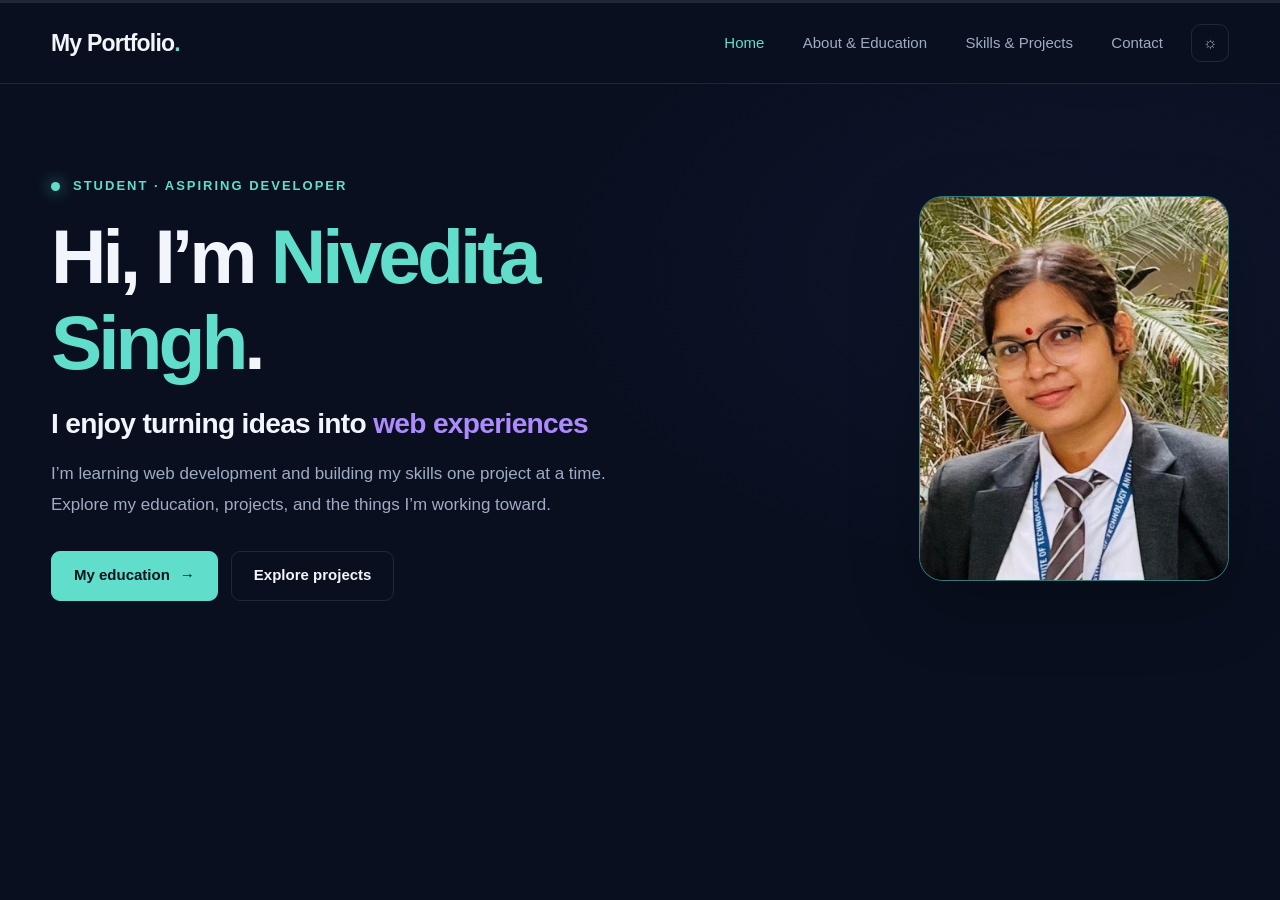
<file: index.html>
<!DOCTYPE html>
<html lang="en">
<head>
    <meta charset="UTF-8">
    <meta name="viewport" content="width=device-width, initial-scale=1.0">
    <meta name="description" content="Meet Nivedita Singh, a student and aspiring developer learning web development and building thoughtful digital experiences.">
    <meta name="theme-color" content="#090f1f">
    <title>Nivedita Singh | Aspiring Developer</title>
    <link rel="stylesheet" href="style.css">
    <script defer src="script.js"></script>
</head>
<body id="top">
<header class="site-header">
    <nav class="navbar" aria-label="Main navigation">
        <a class="logo" href="index.html" aria-label="Nivedita Singh home">My Portfolio<span>.</span></a>
        <button class="menu-toggle" type="button" onclick="toggleMenu()" aria-label="Toggle navigation" aria-expanded="false">☰</button>
        <div class="nav-links" id="navLinks">
            <a href="index.html" aria-current="page">Home</a>
            <a href="about.html">About &amp; Education</a>
            <a href="skill.html">Skills &amp; Projects</a>
            <a href="contact.html">Contact</a>
        </div>
        <button class="theme-toggle" type="button" onclick="toggleTheme()" aria-label="Switch to light theme" title="Toggle theme">☼</button>
    </nav>
</header>

<main>
    <section class="hero">
        <div class="hero-content">
            <p class="tagline"><span class="status-dot"></span> STUDENT · ASPIRING DEVELOPER</p>
            <h1>Hi, I’m <span class="name-highlight">Nivedita<br class="desktop-break"> Singh</span><span class="heading-period">.</span></h1>
            <h2 class="hero-statement">I enjoy turning ideas into <span>web experiences</span></h2>
            <p class="hero-description">I’m learning web development and building my skills one project at a time. Explore my education, projects, and the things I’m working toward.</p>
            <div class="buttons">
                <a href="education.html" class="btn">My education <span aria-hidden="true">→</span></a>
                <a href="projects.html" class="btn outline">Explore projects</a>
            </div>
        </div>
        <div class="hero-image">
            <div class="profile-frame">
                <img src="assets/profile.jpg" alt="Portrait of Nivedita Singh">
            </div>
        </div>
    </section>
</main>

</body>
</html>
</file>
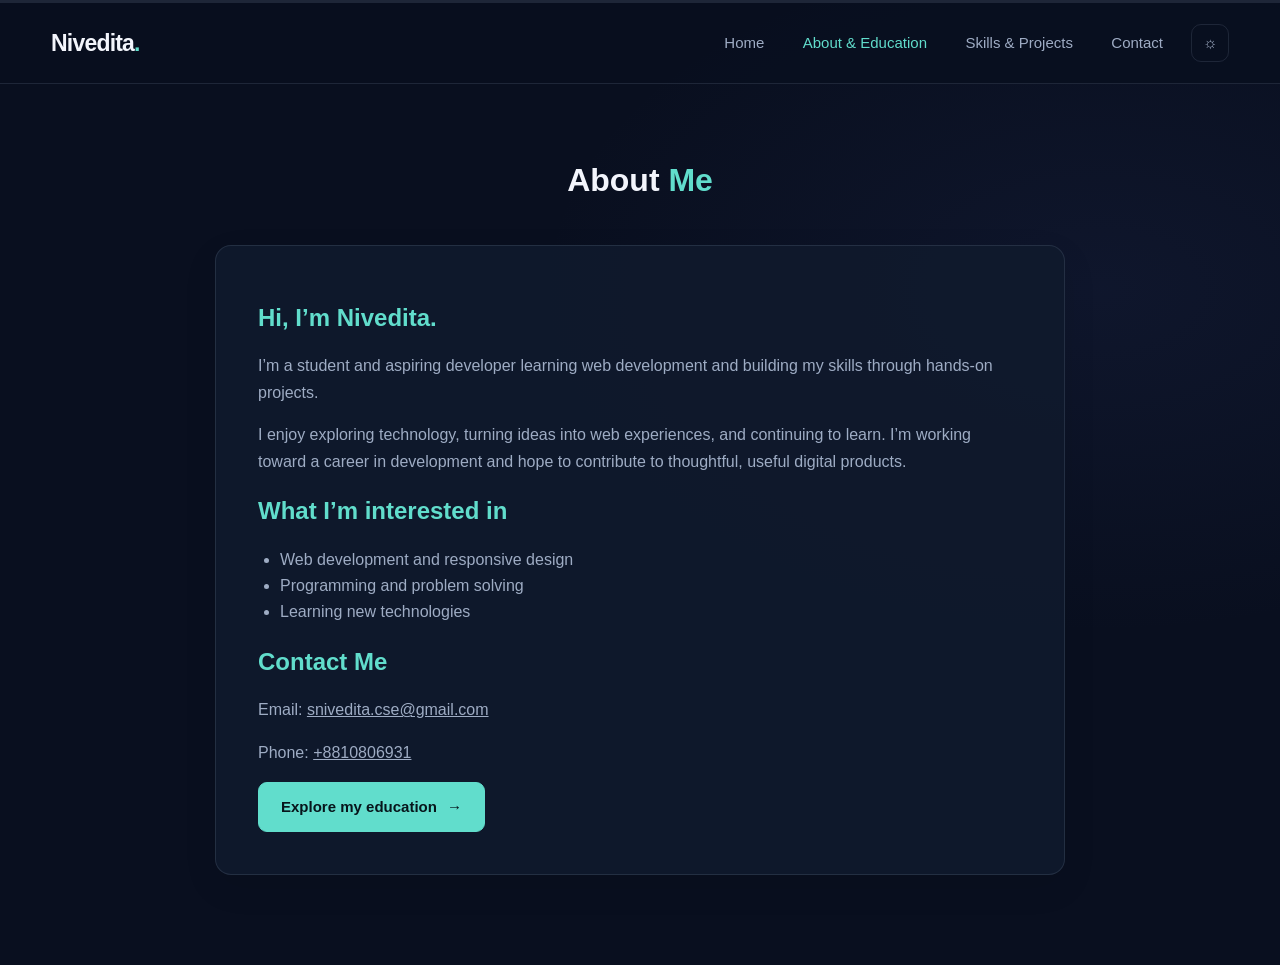
<file: about.html>
<!DOCTYPE html>
<html lang="en">
<head>
    <meta charset="UTF-8">
    <meta name="viewport" content="width=device-width, initial-scale=1.0">
    <meta name="description" content="Learn about Nivedita Singh, her interests, goals, and education.">
    <title>About &amp; Education | Nivedita Singh</title>
    <link rel="stylesheet" href="style.css">
    <script defer src="script.js"></script>
</head>
<body id="top">
<header class="site-header">
    <nav class="navbar" aria-label="Main navigation">
        <a class="logo" href="index.html">Nivedita<span>.</span></a>
        <button class="menu-toggle" type="button" onclick="toggleMenu()" aria-label="Toggle navigation" aria-expanded="false">☰</button>
        <div class="nav-links" id="navLinks">
            <a href="index.html">Home</a>
            <a href="about.html" aria-current="page">About &amp; Education</a>
            <a href="skill.html">Skills &amp; Projects</a>
            <a href="contact.html">Contact</a>
        </div>
        <button class="theme-toggle" type="button" onclick="toggleTheme()" aria-label="Switch to light theme" title="Toggle theme">☼</button>
    </nav>
</header>
<main class="page">
    <h1>About <span>Me</span></h1>
    <div class="content-box">
        <h2>Hi, I’m Nivedita.</h2>
        <p>I’m a student and aspiring developer learning web development and building my skills through hands-on projects.</p>
        <p>I enjoy exploring technology, turning ideas into web experiences, and continuing to learn. I’m working toward a career in development and hope to contribute to thoughtful, useful digital products.</p>
        <h2>What I’m interested in</h2>
        <ul>
            <li>Web development and responsive design</li>
            <li>Programming and problem solving</li>
            <li>Learning new technologies</li>
        </ul>
        <h2>Contact Me</h2>
        <p>Email: <a href="mailto:snivedita.cse@gmail.com">snivedita.cse@gmail.com</a></p>
        <p>Phone: <a href="tel:+8810806931">+8810806931</a></p>
        <a href="education.html" class="btn">Explore my education <span aria-hidden="true">→</span></a>
    </div>
</main>
</body>
</html>
</file>
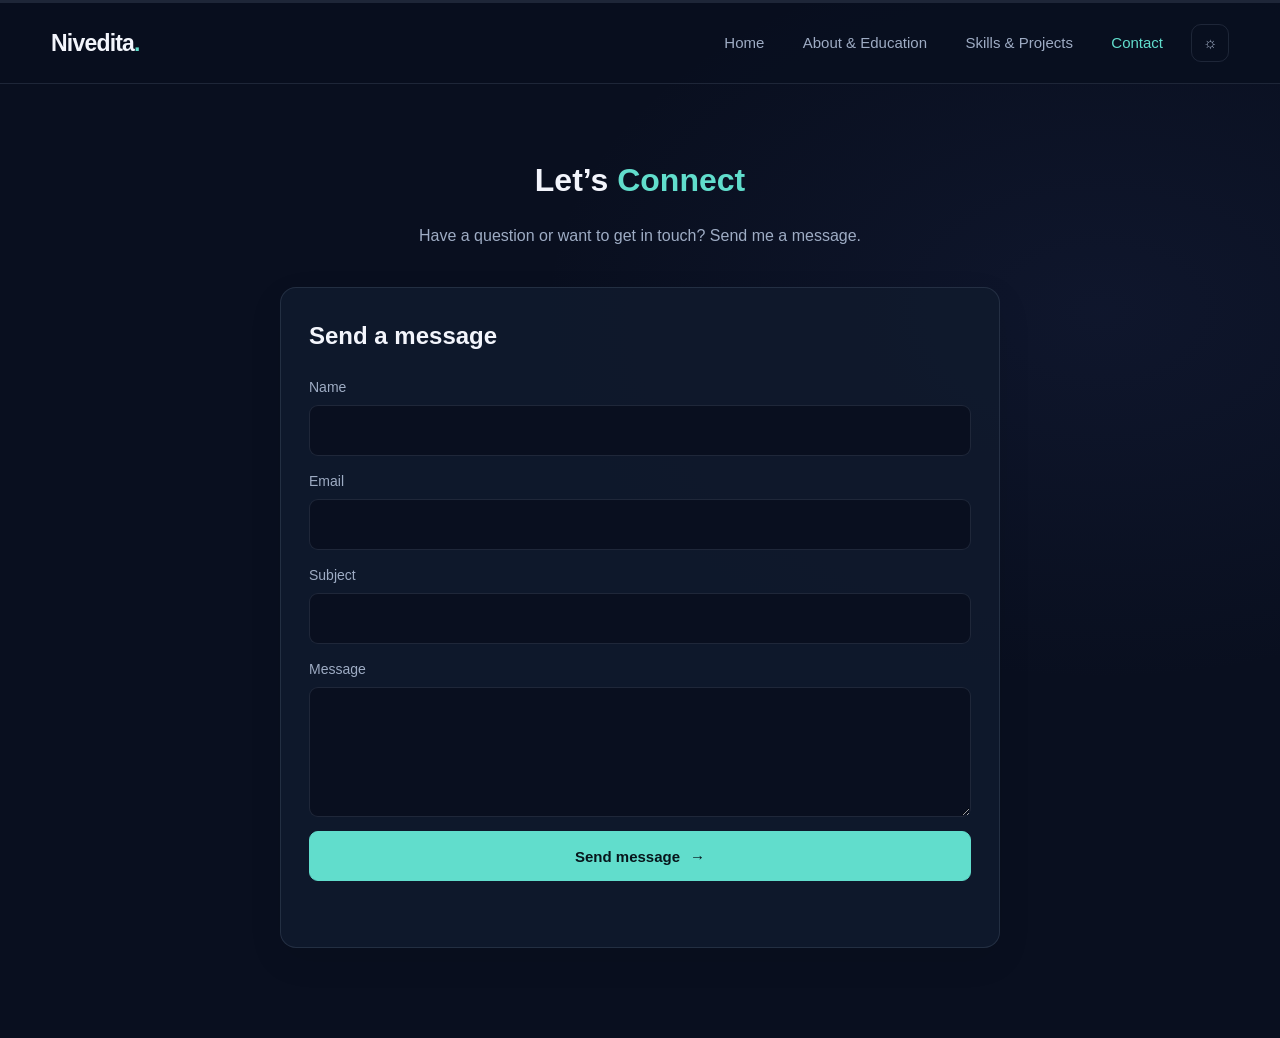
<file: contact.html>
<!DOCTYPE html>
<html lang="en">
<head>
    <meta charset="UTF-8">
    <meta name="viewport" content="width=device-width, initial-scale=1.0">
    <meta name="description" content="Contact Nivedita Singh about web development, projects, and collaboration.">
    <title>Contact | Nivedita Singh</title>
    <link rel="stylesheet" href="style.css">
    <script defer src="script.js"></script>
</head>
<body id="top">
<header class="site-header">
    <nav class="navbar" aria-label="Main navigation">
        <a class="logo" href="index.html">Nivedita<span>.</span></a>
        <button class="menu-toggle" type="button" onclick="toggleMenu()" aria-label="Toggle navigation" aria-expanded="false">☰</button>
        <div class="nav-links" id="navLinks">
            <a href="index.html">Home</a>
            <a href="about.html">About &amp; Education</a>
            <a href="skill.html">Skills &amp; Projects</a>
            <a href="contact.html" aria-current="page">Contact</a>
        </div>
        <button class="theme-toggle" type="button" onclick="toggleTheme()" aria-label="Switch to light theme" title="Toggle theme">☼</button>
    </nav>
</header>
<main class="page">
    <h1>Let’s <span>Connect</span></h1>
    <p class="page-subtitle">Have a question or want to get in touch? Send me a message.</p>
    <div class="contact-layout contact-layout-single">
        <section class="contact-panel">
            <h2>Send a message</h2>
            <form id="contactForm">
                <label for="name">Name
                    <input id="name" name="name" type="text" autocomplete="name" required>
                </label>
                <label for="email">Email
                    <input id="email" name="email" type="email" autocomplete="email" required>
                </label>
                <label for="subject">Subject
                    <input id="subject" name="subject" type="text" required>
                </label>
                <label for="message">Message
                    <textarea id="message" name="message" required></textarea>
                </label>
                <button class="btn" type="submit">Send message <span aria-hidden="true">→</span></button>
                <p id="formStatus" class="form-status" role="status" aria-live="polite"></p>
            </form>
        </section>
    </div>
</main>
</body>
</html>
</file>
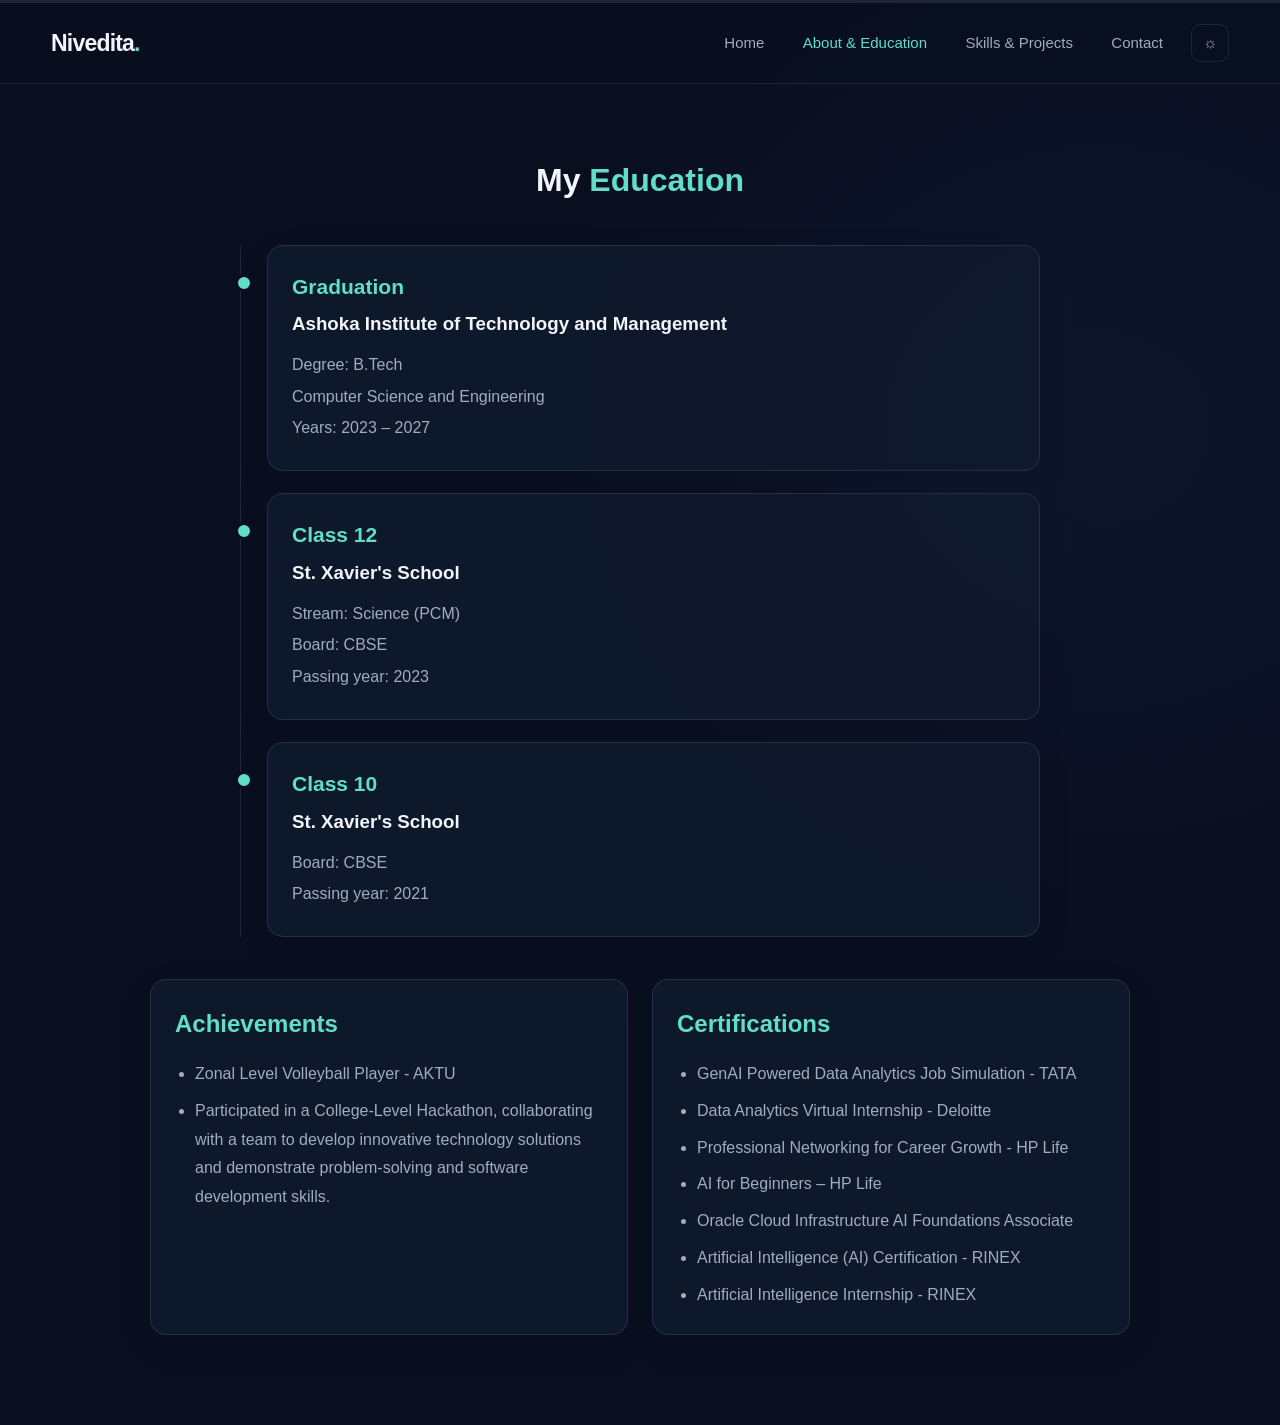
<file: education.html>
<!DOCTYPE html>
<html lang="en">
<head>
    <meta charset="UTF-8">
    <meta name="viewport" content="width=device-width, initial-scale=1.0">
    <meta name="description" content="Education timeline for Nivedita Singh.">
    <title>Education | Nivedita Singh</title>
    <link rel="stylesheet" href="style.css">
    <script defer src="script.js"></script>
</head>
<body id="top">
<header class="site-header">
    <nav class="navbar" aria-label="Main navigation">
        <a class="logo" href="index.html">Nivedita<span>.</span></a>
        <button class="menu-toggle" type="button" onclick="toggleMenu()" aria-label="Toggle navigation" aria-expanded="false">☰</button>
        <div class="nav-links" id="navLinks">
            <a href="index.html">Home</a>
            <a href="about.html" aria-current="page">About &amp; Education</a>
            <a href="skill.html">Skills &amp; Projects</a>
            <a href="contact.html">Contact</a>
        </div>
        <button class="theme-toggle" type="button" onclick="toggleTheme()" aria-label="Switch to light theme" title="Toggle theme">☼</button>
    </nav>
</header>
<main class="page">
    <h1>My <span>Education</span></h1>
    <div class="timeline">
        <article class="education-card">
            <h2>Graduation</h2>
            <h3>Ashoka Institute of Technology and Management</h3>
            <p>Degree: B.Tech</p>
            <p>Computer Science and Engineering</p>
            <p>Years: 2023 – 2027</p>
        </article>
        <article class="education-card">
            <h2>Class 12</h2>
            <h3>St. Xavier's School</h3>
            <p>Stream: Science (PCM)</p>
            <p>Board: CBSE</p>
            <p>Passing year: 2023</p>
        </article>
        <article class="education-card">
            <h2>Class 10</h2>
            <h3>St. Xavier's School</h3>
            <p>Board: CBSE</p>
            <p>Passing year: 2021</p>
        </article>
    </div>

    <section class="info-section" aria-labelledby="achievements-heading">
        <div class="info-grid">
            <article class="info-card">
                <h2 id="achievements-heading">Achievements</h2>
                <ul class="info-list">
                    <li>Zonal Level Volleyball Player - AKTU</li>
                    <li>Participated in a College-Level Hackathon, collaborating with a team to develop innovative technology solutions and demonstrate problem-solving and software development skills.</li>
                </ul>
            </article>

            <article class="info-card">
                <h2>Certifications</h2>
                <ul class="info-list">
                    <li>GenAI Powered Data Analytics Job Simulation - TATA</li>
                    <li>Data Analytics Virtual Internship - Deloitte</li>
                    <li>Professional Networking for Career Growth - HP Life</li>
                    <li>AI for Beginners – HP Life</li>
                    <li>Oracle Cloud Infrastructure AI Foundations Associate</li>
                    <li>Artificial Intelligence (AI) Certification - RINEX</li>
                    <li>Artificial Intelligence Internship - RINEX</li>
                </ul>
            </article>
        </div>
    </section>
</main>
</body>
</html>
</file>
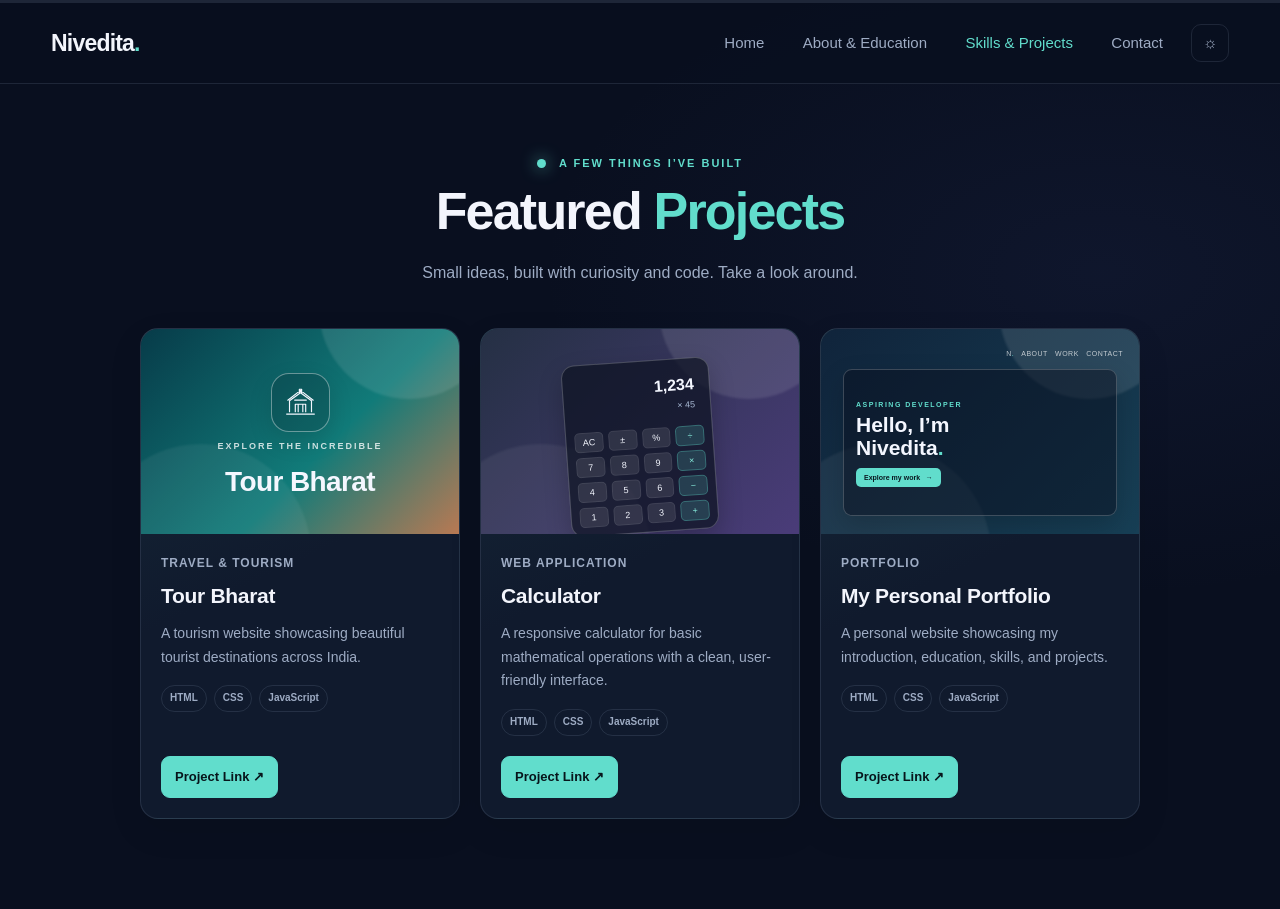
<file: projects.html>
<!DOCTYPE html>
<html lang="en">
<head>
    <meta charset="UTF-8">
    <meta name="viewport" content="width=device-width, initial-scale=1.0">
    <meta name="description" content="A selection of web development projects by Nivedita Singh.">
    <title>Projects | Nivedita Singh</title>
    <link rel="stylesheet" href="style.css">
    <script defer src="script.js"></script>
</head>
<body id="top">

<header class="site-header">
    <nav class="navbar" aria-label="Main navigation">
        <a class="logo" href="index.html">Nivedita<span>.</span></a>
        <button class="menu-toggle" type="button" onclick="toggleMenu()" aria-label="Toggle navigation" aria-expanded="false">☰</button>
        <div class="nav-links" id="navLinks">
            <a href="index.html">Home</a>
            <a href="about.html">About &amp; Education</a>
            <a href="skill.html" aria-current="page">Skills &amp; Projects</a>
            <a href="contact.html">Contact</a>
        </div>
        <button class="theme-toggle" type="button" onclick="toggleTheme()" aria-label="Switch to light theme" title="Toggle theme">☼</button>
    </nav>
</header>

<main class="page">
    <p class="tagline page-kicker"><span class="status-dot"></span> A FEW THINGS I’VE BUILT</p>
    <h1 class="page-heading">Featured <span>Projects</span></h1>
    <p class="projects-intro">Small ideas, built with curiosity and code. Take a look around.</p>

    <div class="cards project-grid">
        <article class="card project-card">
            <div class="project-preview tour-preview" aria-hidden="true">
                <span class="preview-icon tour-icon">
                    <svg viewBox="0 0 64 64"><path d="M8 52h48M13 48V29l19-14 19 14v19M23 48V35h18v13M28 35v13M36 35v13M22 28h20M30 15V9h4v6M10 28l22-17 22 17"/></svg>
                </span>
                <span class="preview-caption">EXPLORE THE INCREDIBLE</span>
                <strong>Tour Bharat</strong>
            </div>
            <p class="project-type">Travel &amp; tourism</p>
            <h2>Tour Bharat</h2>
            <p>A tourism website showcasing beautiful tourist destinations across India.</p>
            <div class="project-tags"><span>HTML</span><span>CSS</span><span>JavaScript</span></div>
            <div class="project-actions">
                <a class="btn" href="https://niveditasingh7.github.io/Tour-Bharat/" target="_blank" rel="noopener noreferrer">Project Link ↗</a>
            </div>
        </article>

        <article class="card project-card">
            <div class="project-preview calculator-preview" aria-hidden="true">
                <div class="calculator-art">
                    <span class="calculator-display">1,234 <small>× 45</small></span>
                    <span class="calculator-key">AC</span><span class="calculator-key">±</span><span class="calculator-key">%</span><span class="calculator-key operator">÷</span>
                    <span class="calculator-key">7</span><span class="calculator-key">8</span><span class="calculator-key">9</span><span class="calculator-key operator">×</span>
                    <span class="calculator-key">4</span><span class="calculator-key">5</span><span class="calculator-key">6</span><span class="calculator-key operator">−</span>
                    <span class="calculator-key">1</span><span class="calculator-key">2</span><span class="calculator-key">3</span><span class="calculator-key operator">+</span>
                </div>
            </div>
            <p class="project-type">Web application</p>
            <h2>Calculator</h2>
            <p>A responsive calculator for basic mathematical operations with a clean, user-friendly interface.</p>
            <div class="project-tags"><span>HTML</span><span>CSS</span><span>JavaScript</span></div>
            <div class="project-actions">
                <a class="btn" href="#" aria-label="Replace with Calculator project link">Project Link ↗</a>
            </div>
        </article>

        <article class="card project-card">
            <div class="project-preview portfolio-preview" aria-hidden="true">
                <div class="portfolio-art">
                    <span class="portfolio-nav">N<span>.</span> &nbsp; ABOUT &nbsp; WORK &nbsp; CONTACT</span>
                    <span class="portfolio-overline">ASPIRING DEVELOPER</span>
                    <strong>Hello, I’m<br>Nivedita<span>.</span></strong>
                    <span class="portfolio-button">Explore my work &nbsp; →</span>
                </div>
            </div>
            <p class="project-type">Portfolio</p>
            <h2>My Personal Portfolio</h2>
            <p>A personal website showcasing my introduction, education, skills, and projects.</p>
            <div class="project-tags"><span>HTML</span><span>CSS</span><span>JavaScript</span></div>
            <div class="project-actions">
                <a class="btn" href="https://niveditasingh7.github.io/My-Portfolio/" target="_blank" rel="noopener noreferrer" aria-label="Open My Personal Portfolio live site">Project Link ↗</a>
            </div>
        </article>
    </div>
</main>

</body>
</html>
</file>
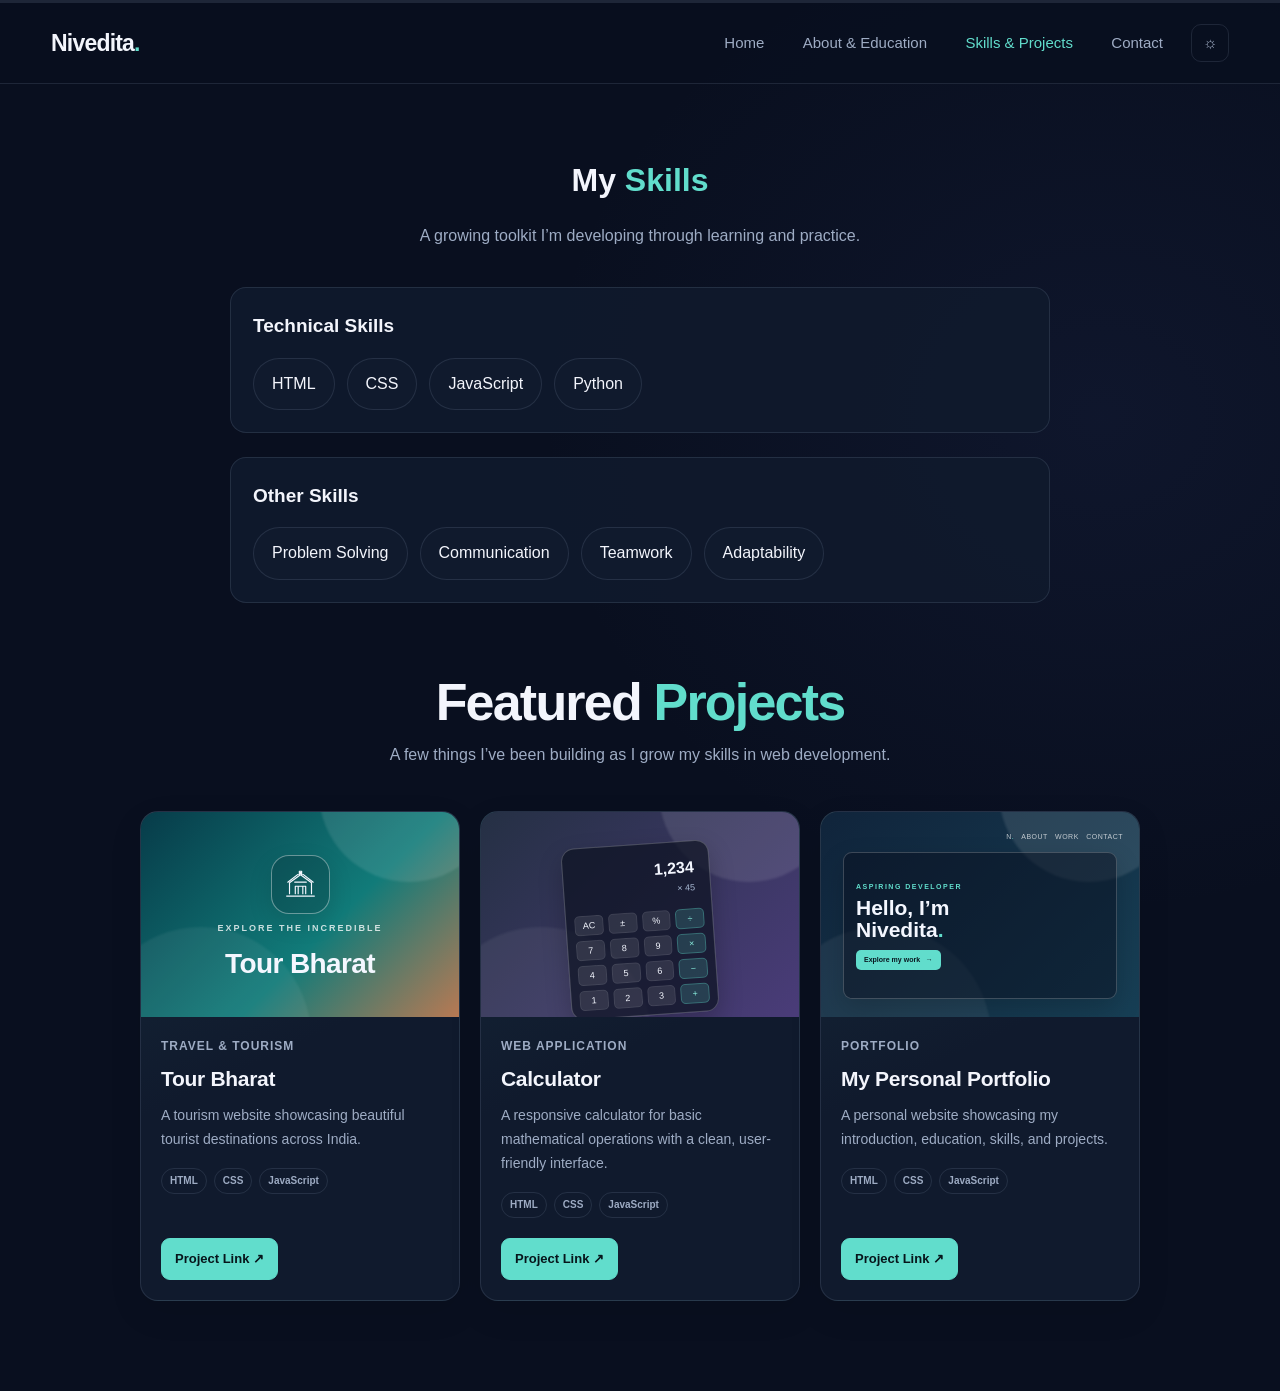
<file: skill.html>
<!DOCTYPE html>
<html lang="en">
<head>
    <meta charset="UTF-8">
    <meta name="viewport" content="width=device-width, initial-scale=1.0">
    <meta name="description" content="Explore Nivedita Singh's technical and personal skills and web development projects.">
    <title>Skills &amp; Projects | Nivedita Singh</title>
    <link rel="stylesheet" href="style.css">
    <script defer src="script.js"></script>
</head>
<body id="top">
<header class="site-header">
    <nav class="navbar" aria-label="Main navigation">
        <a class="logo" href="index.html">Nivedita<span>.</span></a>
        <button class="menu-toggle" type="button" onclick="toggleMenu()" aria-label="Toggle navigation" aria-expanded="false">☰</button>
        <div class="nav-links" id="navLinks">
            <a href="index.html">Home</a>
            <a href="about.html">About &amp; Education</a>
            <a href="skill.html" aria-current="page">Skills &amp; Projects</a>
            <a href="contact.html">Contact</a>
        </div>
        <button class="theme-toggle" type="button" onclick="toggleTheme()" aria-label="Switch to light theme" title="Toggle theme">☼</button>
    </nav>
</header>
<main class="page">
    <h1>My <span>Skills</span></h1>
    <p class="page-subtitle">A growing toolkit I’m developing through learning and practice.</p>
    <div class="skills-container">
        <section class="skill-group" aria-labelledby="technical-skills">
            <h2 id="technical-skills">Technical Skills</h2>
            <div class="skill-tags">
                <span class="skill-tag">HTML</span>
                <span class="skill-tag">CSS</span>
                <span class="skill-tag">JavaScript</span>
                <span class="skill-tag">Python</span>
            </div>
        </section>
        <section class="skill-group" aria-labelledby="other-skills">
            <h2 id="other-skills">Other Skills</h2>
            <div class="skill-tags">
                <span class="skill-tag">Problem Solving</span>
                <span class="skill-tag">Communication</span>
                <span class="skill-tag">Teamwork</span>
                <span class="skill-tag">Adaptability</span>
            </div>
        </section>
    </div>
    <section class="project-section">
        <h2 class="page-heading">Featured <span>Projects</span></h2>
        <p class="projects-intro">A few things I’ve been building as I grow my skills in web development.</p>
        <div class="cards project-grid">
            <article class="card project-card">
                <div class="project-preview tour-preview" aria-hidden="true">
                    <span class="preview-icon tour-icon">
                        <svg viewBox="0 0 64 64"><path d="M8 52h48M13 48V29l19-14 19 14v19M23 48V35h18v13M28 35v13M36 35v13M22 28h20M30 15V9h4v6M10 28l22-17 22 17"/></svg>
                    </span>
                    <span class="preview-caption">EXPLORE THE INCREDIBLE</span>
                    <strong>Tour Bharat</strong>
                </div>
                <p class="project-type">Travel &amp; tourism</p>
                <h2>Tour Bharat</h2>
                <p>A tourism website showcasing beautiful tourist destinations across India.</p>
                <div class="project-tags"><span>HTML</span><span>CSS</span><span>JavaScript</span></div>
                <div class="project-actions">
                    <a class="btn" href="https://niveditasingh7.github.io/Tour-Bharat/" target="_blank" rel="noopener noreferrer">Project Link ↗</a>
                </div>
            </article>
            <article class="card project-card">
                <div class="project-preview calculator-preview" aria-hidden="true">
                    <div class="calculator-art">
                        <span class="calculator-display">1,234 <small>× 45</small></span>
                        <span class="calculator-key">AC</span><span class="calculator-key">±</span><span class="calculator-key">%</span><span class="calculator-key operator">÷</span>
                        <span class="calculator-key">7</span><span class="calculator-key">8</span><span class="calculator-key">9</span><span class="calculator-key operator">×</span>
                        <span class="calculator-key">4</span><span class="calculator-key">5</span><span class="calculator-key">6</span><span class="calculator-key operator">−</span>
                        <span class="calculator-key">1</span><span class="calculator-key">2</span><span class="calculator-key">3</span><span class="calculator-key operator">+</span>
                    </div>
                </div>
                <p class="project-type">Web application</p>
                <h2>Calculator</h2>
                <p>A responsive calculator for basic mathematical operations with a clean, user-friendly interface.</p>
                <div class="project-tags"><span>HTML</span><span>CSS</span><span>JavaScript</span></div>
                <div class="project-actions">
                    <a class="btn" href="#" aria-label="Replace with Calculator project link">Project Link ↗</a>
                </div>
            </article>
            <article class="card project-card">
                <div class="project-preview portfolio-preview" aria-hidden="true">
                    <div class="portfolio-art">
                        <span class="portfolio-nav">N<span>.</span> &nbsp; ABOUT &nbsp; WORK &nbsp; CONTACT</span>
                        <span class="portfolio-overline">ASPIRING DEVELOPER</span>
                        <strong>Hello, I’m<br>Nivedita<span>.</span></strong>
                        <span class="portfolio-button">Explore my work &nbsp; →</span>
                    </div>
                </div>
                <p class="project-type">Portfolio</p>
                <h2>My Personal Portfolio</h2>
                <p>A personal website showcasing my introduction, education, skills, and projects.</p>
                <div class="project-tags"><span>HTML</span><span>CSS</span><span>JavaScript</span></div>
                <div class="project-actions">
                    <a class="btn" href="https://niveditasingh7.github.io/My-Portfolio/" target="_blank" rel="noopener noreferrer" aria-label="Open My Personal Portfolio live site">Project Link ↗</a>
                </div>
            </article>
        </div>
    </section>
</main>
</body>
</html>
</file>
<file: style.css>
* {
    box-sizing: border-box;
}

:root {
    color-scheme: dark;
    --bg: #090f1f;
    --surface: #0c1425;
    --card: #101a2d;
    --text: #f3f5fc;
    --muted: #9eacc4;
    --accent: #61ddcc;
    --accent-strong: #48d5c2;
    --violet: #ad8bff;
    --line: rgba(165, 184, 214, 0.14);
    --shadow: 0 24px 70px rgba(0, 0, 0, 0.24);
}

html {
    scroll-behavior: smooth;
}

body {
    min-height: 100vh;
    margin: 0;
    display: flex;
    flex-direction: column;
    background:
        radial-gradient(ellipse at 86% 30%, rgba(58, 74, 141, 0.12), transparent 36%),
        var(--bg);
    color: var(--text);
    font-family: Inter, "Segoe UI", Arial, sans-serif;
    font-size: 16px;
    line-height: 1.65;
    -webkit-font-smoothing: antialiased;
}

body.light {
    color-scheme: light;
    --bg: #f5f8fc;
    --surface: #ffffff;
    --card: #ffffff;
    --text: #172238;
    --muted: #61708a;
    --accent: #118f83;
    --accent-strong: #087c71;
    --violet: #7654cf;
    --line: rgba(44, 66, 104, 0.15);
    --shadow: 0 24px 70px rgba(31, 54, 91, 0.1);
    background:
        radial-gradient(ellipse at 86% 30%, rgba(112, 145, 231, 0.12), transparent 36%),
        var(--bg);
}

a {
    color: inherit;
}

button,
a {
    -webkit-tap-highlight-color: transparent;
}

.site-header {
    position: relative;
    z-index: 5;
    border-top: 3px solid var(--line);
    border-bottom: 1px solid var(--line);
    background: color-mix(in srgb, var(--bg) 94%, transparent);
}

.navbar {
    width: min(100% - 48px, 1178px);
    min-height: 80px;
    margin: 0 auto;
    display: flex;
    align-items: center;
    gap: 28px;
}

.logo {
    margin-right: auto;
    color: var(--text);
    font-size: 23px;
    font-weight: 800;
    letter-spacing: -0.8px;
    line-height: 1;
    text-decoration: none;
}

.logo span {
    color: var(--accent);
}

.nav-links {
    display: flex;
    align-items: center;
    gap: clamp(24px, 3vw, 42px);
}

.nav-links a {
    color: var(--muted);
    font-size: 15px;
    font-weight: 500;
    text-decoration: none;
    transition: color 180ms ease;
}

.nav-links a:hover,
.nav-links a[aria-current="page"] {
    color: var(--accent);
}

.menu-toggle,
.theme-toggle {
    display: inline-grid;
    width: 38px;
    height: 38px;
    place-items: center;
    border: 1px solid var(--line);
    border-radius: 10px;
    background: transparent;
    color: var(--muted);
    font: inherit;
    cursor: pointer;
    transition: border-color 180ms ease, color 180ms ease, background 180ms ease;
}

.theme-toggle:hover,
.menu-toggle:hover {
    border-color: var(--accent);
    color: var(--accent);
}

.menu-toggle {
    display: none;
}

main {
    flex: 1;
}

.hero {
    width: min(100% - 48px, 1178px);
    min-height: 624px;
    margin: 0 auto;
    padding: 48px 0 64px;
    display: grid;
    grid-template-columns: minmax(0, 1fr) 310px;
    align-items: center;
    gap: clamp(60px, 10vw, 150px);
    animation: rise-in 650ms ease both;
}

.hero-content {
    max-width: 650px;
}

.tagline {
    margin: 0 0 16px;
    display: flex;
    align-items: center;
    gap: 13px;
    color: var(--accent);
    font-size: 13px;
    font-weight: 750;
    letter-spacing: 2px;
}

.status-dot {
    width: 9px;
    height: 9px;
    flex: 0 0 9px;
    border-radius: 50%;
    background: var(--accent);
    box-shadow: 0 0 16px color-mix(in srgb, var(--accent) 80%, transparent);
}

.hero h1 {
    margin: 0 0 20px;
    font-size: clamp(58px, 6vw, 78px);
    font-weight: 800;
    letter-spacing: -4px;
    line-height: 1.12;
}

.name-highlight,
.heading-period {
    color: var(--accent);
}

.heading-period {
    color: var(--text);
}

.hero-statement {
    margin: 0 0 15px;
    font-size: clamp(22px, 2.2vw, 30px);
    font-weight: 650;
    letter-spacing: -0.7px;
    line-height: 1.35;
}

.hero-statement span {
    color: var(--violet);
}

.hero-description {
    max-width: 595px;
    margin: 0;
    color: var(--muted);
    font-size: 17px;
    line-height: 1.85;
}

.buttons {
    margin-top: 30px;
    display: flex;
    flex-wrap: wrap;
    gap: 13px;
}

.btn {
    min-height: 50px;
    padding: 11px 22px;
    display: inline-flex;
    align-items: center;
    justify-content: center;
    gap: 10px;
    border: 1px solid var(--accent);
    border-radius: 9px;
    background: var(--accent);
    color: #07151b;
    font-size: 15px;
    font-weight: 700;
    text-decoration: none;
    transition: transform 180ms ease, background 180ms ease, border-color 180ms ease, color 180ms ease;
}

.btn:hover {
    transform: translateY(-2px);
    background: var(--accent-strong);
    border-color: var(--accent-strong);
}

.btn.outline {
    border-color: var(--line);
    background: transparent;
    color: var(--text);
}

.btn.outline:hover {
    border-color: var(--accent);
    color: var(--accent);
}

.social {
    margin-top: 31px;
    display: flex;
    align-items: center;
    gap: 19px;
}

.social a {
    width: 21px;
    height: 21px;
    display: inline-flex;
    color: var(--muted);
    transition: color 180ms ease, transform 180ms ease;
}

.social a.social-email {
    width: auto;
    height: auto;
    align-items: center;
    gap: 9px;
    font-size: 14px;
    text-decoration: none;
}

.social-email svg {
    flex: 0 0 21px;
}

.social a:hover {
    transform: translateY(-2px);
    color: var(--accent);
}

.social svg {
    width: 100%;
    height: 100%;
    fill: currentColor;
}

.hero-image {
    display: grid;
    place-items: center;
}

.profile-frame {
    width: 310px;
    height: 385px;
    overflow: hidden;
    border: 1px solid rgba(97, 221, 204, 0.48);
    border-radius: 24px;
    background: var(--card);
    box-shadow: var(--shadow);
    animation: portrait-in 800ms 100ms ease both;
}

.profile-frame img {
    width: 100%;
    height: 100%;
    display: block;
    object-fit: cover;
    object-position: center 38%;
}

.site-footer {
    min-height: 92px;
    padding: 20px max(24px, calc((100% - 1178px) / 2));
    display: flex;
    align-items: center;
    justify-content: space-between;
    gap: 20px;
    border-top: 1px solid var(--line);
    color: var(--muted);
    font-size: 14px;
}

.site-footer p {
    margin: 0;
}

.back-to-top {
    color: var(--accent);
    font-size: 22px;
    font-weight: 700;
    line-height: 1;
    text-decoration: none;
}

.page {
    width: min(100% - 48px, 1000px);
    min-height: 70vh;
    margin: 0 auto;
    padding: 70px 0 90px;
    animation: rise-in 500ms ease both;
}

.page > h1,
.page-heading {
    margin: 0 0 38px;
    text-align: center;
}

.page > h1 span,
.page-heading span {
    color: var(--accent);
}

.page-subtitle {
    max-width: 650px;
    margin: -22px auto 38px;
    color: var(--muted);
    text-align: center;
}

.content-box,
.education-card,
.skill,
.card,
.contact-panel {
    border: 1px solid var(--line);
    border-radius: 16px;
    background: color-mix(in srgb, var(--card) 90%, transparent);
    box-shadow: 0 12px 35px rgba(0, 0, 0, 0.08);
}

.content-box {
    max-width: 850px;
    margin: 0 auto;
    padding: clamp(24px, 5vw, 42px);
}

.content-box h2 {
    margin: 10px 0;
    color: var(--accent);
}

.content-box p,
.content-box li,
.card p {
    color: var(--muted);
}

.content-box ul {
    padding-left: 22px;
}

.timeline {
    max-width: 800px;
    margin: 0 auto;
    padding-left: 26px;
    border-left: 1px solid var(--line);
}

.info-section {
    max-width: 980px;
    margin: 42px auto 0;
}

.info-grid {
    display: grid;
    grid-template-columns: repeat(auto-fit, minmax(280px, 1fr));
    gap: 24px;
}

.info-card {
    border: 1px solid var(--line);
    border-radius: 16px;
    background: color-mix(in srgb, var(--card) 90%, transparent);
    box-shadow: 0 12px 35px rgba(0, 0, 0, 0.08);
    padding: 24px;
}

.info-card h2 {
    margin: 0 0 16px;
    color: var(--accent);
    font-size: 24px;
}

.info-list {
    margin: 0;
    padding-left: 20px;
    color: var(--muted);
    line-height: 1.8;
}

.info-list li + li {
    margin-top: 8px;
}

.education-card {
    position: relative;
    margin: 0 0 22px;
    padding: 24px;
    transition: transform 180ms ease, border-color 180ms ease;
}

.education-card::before {
    position: absolute;
    top: 28px;
    left: -33px;
    width: 12px;
    height: 12px;
    border: 3px solid var(--bg);
    border-radius: 50%;
    background: var(--accent);
    content: "";
}

.education-card:hover,
.card:hover {
    transform: translateY(-4px);
    border-color: color-mix(in srgb, var(--accent) 60%, var(--line));
}

.education-card h2 {
    margin: 0 0 5px;
    color: var(--accent);
    font-size: 21px;
}

.education-card h3 {
    margin: 0 0 12px;
}

.education-card p {
    margin: 5px 0;
    color: var(--muted);
}

.cards {
    display: grid;
    grid-template-columns: repeat(auto-fit, minmax(230px, 1fr));
    gap: 20px;
}

.card {
    padding: 24px;
    color: var(--text);
    text-decoration: none;
    transition: transform 180ms ease, border-color 180ms ease;
}

.card h2,
.card h3 {
    margin: 0 0 10px;
    color: var(--accent);
}

.projects-intro {
    max-width: 620px;
    margin: -20px auto 42px;
    color: var(--muted);
    text-align: center;
}

.page-kicker {
    justify-content: center;
    margin: 0 0 10px;
    font-size: 11px;
}

.page-heading {
    margin: 0 0 30px;
    font-size: clamp(36px, 5vw, 52px);
    letter-spacing: -1.8px;
    line-height: 1.15;
}

.project-section {
    margin-top: 70px;
}

.project-section .page-heading {
    margin-bottom: 30px;
}

.project-card {
    display: flex;
    flex-direction: column;
    align-items: flex-start;
    overflow: hidden;
    min-height: 480px;
    padding: 20px;
    border-radius: 18px;
    background:
        linear-gradient(155deg, color-mix(in srgb, var(--card) 92%, var(--accent) 8%), var(--card) 48%);
}

.project-card h2 {
    margin: 0 0 8px;
    color: var(--text);
    font-size: 21px;
    letter-spacing: -0.3px;
}

.project-card > p:not(.project-type) {
    margin: 0;
    color: var(--muted);
    font-size: 14px;
    line-height: 1.7;
}

.project-preview {
    position: relative;
    width: calc(100% + 40px);
    height: 205px;
    margin: -20px -20px 20px;
    padding: 32px 22px 18px;
    overflow: hidden;
    color: #f4f7ff;
    isolation: isolate;
    background: linear-gradient(145deg, #14283d, #34235c);
}

.project-preview::before,
.project-preview::after {
    position: absolute;
    z-index: -1;
    width: 180px;
    height: 180px;
    border-radius: 50%;
    background: rgba(255, 255, 255, 0.1);
    content: "";
    filter: blur(1px);
}

.project-preview::before {
    top: -110px;
    right: -40px;
}

.project-preview::after {
    bottom: -130px;
    left: -50px;
    width: 220px;
    height: 220px;
    background: rgba(255, 255, 255, 0.06);
}

.tour-preview {
    display: flex;
    flex-direction: column;
    align-items: center;
    justify-content: center;
    gap: 5px;
    background: linear-gradient(135deg, #073b49, #117b79 58%, #b87953);
}

.tour-preview strong {
    font-size: 28px;
    letter-spacing: -0.6px;
}

.preview-icon {
    display: block;
    width: 59px;
    height: 59px;
    margin-bottom: 2px;
    padding: 10px;
    border: 1px solid rgba(255, 255, 255, 0.38);
    border-radius: 18px;
    background: rgba(9, 29, 39, 0.22);
    box-shadow: 0 9px 24px rgba(0, 0, 0, 0.12);
}

.preview-icon svg {
    width: 100%;
    height: 100%;
    fill: none;
    stroke: currentColor;
    stroke-linecap: round;
    stroke-linejoin: round;
    stroke-width: 2;
}

.preview-caption {
    color: rgba(255, 255, 255, 0.78);
    font-size: 9px;
    font-weight: 700;
    letter-spacing: 2px;
}

.calculator-preview {
    display: grid;
    place-items: center;
    background: linear-gradient(135deg, #253044, #4a3c79);
}

.calculator-art {
    width: 148px;
    padding: 8px;
    display: grid;
    grid-template-columns: repeat(4, 1fr);
    gap: 5px;
    border: 1px solid rgba(255, 255, 255, 0.22);
    border-radius: 13px;
    background: rgba(13, 19, 34, 0.72);
    box-shadow: 0 10px 24px rgba(0, 0, 0, 0.22);
    transform: rotate(-4deg);
    transition: transform 220ms ease;
}

.project-card:hover .calculator-art {
    transform: rotate(0) scale(1.04);
}

.calculator-display {
    grid-column: 1 / -1;
    padding: 5px 7px 8px;
    color: #f4f7ff;
    font-size: 16px;
    font-weight: 700;
    text-align: right;
}

.calculator-display small {
    display: block;
    color: #a9bad5;
    font-size: 9px;
    font-weight: 500;
}

.calculator-key {
    display: grid;
    min-height: 20px;
    place-items: center;
    border: 1px solid rgba(255, 255, 255, 0.08);
    border-radius: 5px;
    background: rgba(255, 255, 255, 0.1);
    color: #f4f7ff;
    font-size: 9px;
}

.calculator-key.operator {
    border-color: rgba(97, 221, 204, 0.3);
    background: rgba(97, 221, 204, 0.18);
    color: #8af0df;
}

.portfolio-preview {
    padding: 40px 22px 18px;
    background: linear-gradient(135deg, #10243b, #173f55);
}

.portfolio-art {
    height: 100%;
    padding: 8px 12px;
    display: flex;
    flex-direction: column;
    align-items: flex-start;
    justify-content: center;
    border: 1px solid rgba(255, 255, 255, 0.2);
    border-radius: 9px;
    background: rgba(8, 15, 30, 0.5);
    box-shadow: 0 10px 26px rgba(0, 0, 0, 0.17);
}

.portfolio-nav {
    position: absolute;
    top: 19px;
    right: 16px;
    color: rgba(255, 255, 255, 0.72);
    font-size: 7px;
    letter-spacing: 0.5px;
}

.portfolio-nav > span,
.portfolio-art strong > span {
    color: #61ddcc;
}

.portfolio-overline {
    color: #61ddcc;
    font-size: 7px;
    font-weight: 700;
    letter-spacing: 1.5px;
}

.portfolio-art strong {
    margin: 4px 0 8px;
    color: #f4f7ff;
    font-size: 21px;
    line-height: 1.08;
}

.portfolio-button {
    padding: 4px 8px;
    border-radius: 5px;
    background: #61ddcc;
    color: #0a1720;
    font-size: 7px;
    font-weight: 700;
}

.project-tags {
    margin-top: 16px;
    display: flex;
    flex-wrap: wrap;
    gap: 7px;
}

.project-tags span {
    padding: 4px 8px;
    border: 1px solid var(--line);
    border-radius: 999px;
    color: var(--muted);
    font-size: 10px;
    font-weight: 600;
}

.project-type {
    margin: 0 0 5px;
    color: var(--accent);
    font-size: 12px;
    font-weight: 700;
    letter-spacing: 1px;
    text-transform: uppercase;
}

.project-actions {
    margin-top: auto;
    padding-top: 20px;
    display: flex;
    flex-wrap: wrap;
    gap: 10px;
}

.project-actions .btn {
    min-height: 42px;
    padding: 8px 13px;
    font-size: 13px;
}

.skills-container {
    max-width: 820px;
    margin: 0 auto;
}

.skill-group {
    margin-bottom: 24px;
    padding: 22px;
    border: 1px solid var(--line);
    border-radius: 16px;
    background: color-mix(in srgb, var(--card) 90%, transparent);
}

.skill-group h2 {
    margin: 0 0 16px;
    color: var(--text);
    font-size: 19px;
}

.skill {
    margin-bottom: 14px;
    padding: 17px 20px;
}

.skill h3 {
    margin: 0;
    font-size: 16px;
}

.skill-tags {
    display: flex;
    flex-wrap: wrap;
    gap: 12px;
}

.skill-tag {
    padding: 12px 18px;
    border: 1px solid var(--line);
    border-radius: 999px;
    background: var(--card);
    color: var(--text);
}

.contact-layout {
    display: grid;
    grid-template-columns: minmax(0, 1.3fr) minmax(220px, 0.7fr);
    gap: 24px;
}

.contact-layout-single {
    max-width: 720px;
    margin: 0 auto;
    grid-template-columns: minmax(0, 1fr);
}

.contact-panel {
    padding: 28px;
}

.contact-panel h2 {
    margin-top: 0;
}

#contactForm {
    display: flex;
    flex-direction: column;
    gap: 14px;
}

#contactForm label {
    display: grid;
    gap: 6px;
    color: var(--muted);
    font-size: 14px;
}

input,
textarea {
    width: 100%;
    padding: 13px 14px;
    border: 1px solid var(--line);
    border-radius: 9px;
    outline: none;
    background: var(--bg);
    color: var(--text);
    font: inherit;
}

input:focus,
textarea:focus {
    border-color: var(--accent);
}

textarea {
    min-height: 130px;
    resize: vertical;
}

.form-status {
    min-height: 1.5em;
    margin: 0;
    color: var(--accent);
}

.contact-panel a {
    color: var(--accent);
}

.site-footer {
    margin-top: auto;
}

@keyframes rise-in {
    from { opacity: 0; transform: translateY(12px); }
    to { opacity: 1; transform: translateY(0); }
}

@keyframes portrait-in {
    from { opacity: 0; transform: translateY(10px) scale(0.98); }
    to { opacity: 1; transform: translateY(0) scale(1); }
}

@media (max-width: 900px) {
    .navbar {
        gap: 18px;
    }

    .nav-links {
        gap: 20px;
    }

    .hero {
        grid-template-columns: minmax(0, 1fr) 265px;
        gap: 55px;
    }

    .profile-frame {
        width: 265px;
        height: 340px;
    }

    .hero h1 {
        font-size: clamp(54px, 7vw, 68px);
    }
}

@media (max-width: 680px) {
    .navbar {
        width: min(100% - 36px, 1178px);
        min-height: 70px;
        flex-wrap: wrap;
        gap: 12px;
    }

    .logo {
        font-size: 21px;
    }

    .menu-toggle {
        display: inline-grid;
        margin-left: auto;
    }

    .theme-toggle {
        order: 1;
    }

    .nav-links {
        order: 2;
        width: 100%;
        padding: 0 0 14px;
        display: none;
        flex-direction: column;
        align-items: flex-start;
        gap: 4px;
    }

    .nav-links.active {
        display: flex;
    }

    .nav-links a {
        width: 100%;
        padding: 9px 0;
    }

    .hero {
        width: min(100% - 40px, 540px);
        min-height: auto;
        padding: 48px 0 58px;
        grid-template-columns: 1fr;
        gap: 36px;
        text-align: center;
    }

    .hero-image {
        grid-row: 1;
    }

    .profile-frame {
        width: min(68vw, 270px);
        height: min(84vw, 330px);
        border-radius: 21px;
    }

    .tagline,
    .buttons,
    .social {
        justify-content: center;
    }

    .tagline {
        font-size: 11px;
        letter-spacing: 1.4px;
    }

    .hero h1 {
        margin-bottom: 15px;
        font-size: clamp(48px, 12vw, 66px);
        letter-spacing: -2.8px;
        line-height: 1.08;
    }

    .desktop-break {
        display: none;
    }

    .hero-statement {
        font-size: 22px;
    }

    .hero-description {
        font-size: 15px;
    }

    .site-footer {
        min-height: 76px;
        padding: 18px 20px;
        font-size: 12px;
    }

    .page {
        width: min(100% - 40px, 1000px);
        padding: 48px 0 64px;
    }

    .contact-layout {
        grid-template-columns: 1fr;
    }
}

@media (max-width: 380px) {
    .hero h1 {
        font-size: 46px;
    }

    .buttons {
        flex-direction: column;
    }
}

@media (prefers-reduced-motion: reduce) {
    *,
    *::before,
    *::after {
        scroll-behavior: auto !important;
        animation-duration: 0.01ms !important;
        animation-iteration-count: 1 !important;
        transition-duration: 0.01ms !important;
    }
}
</file>
